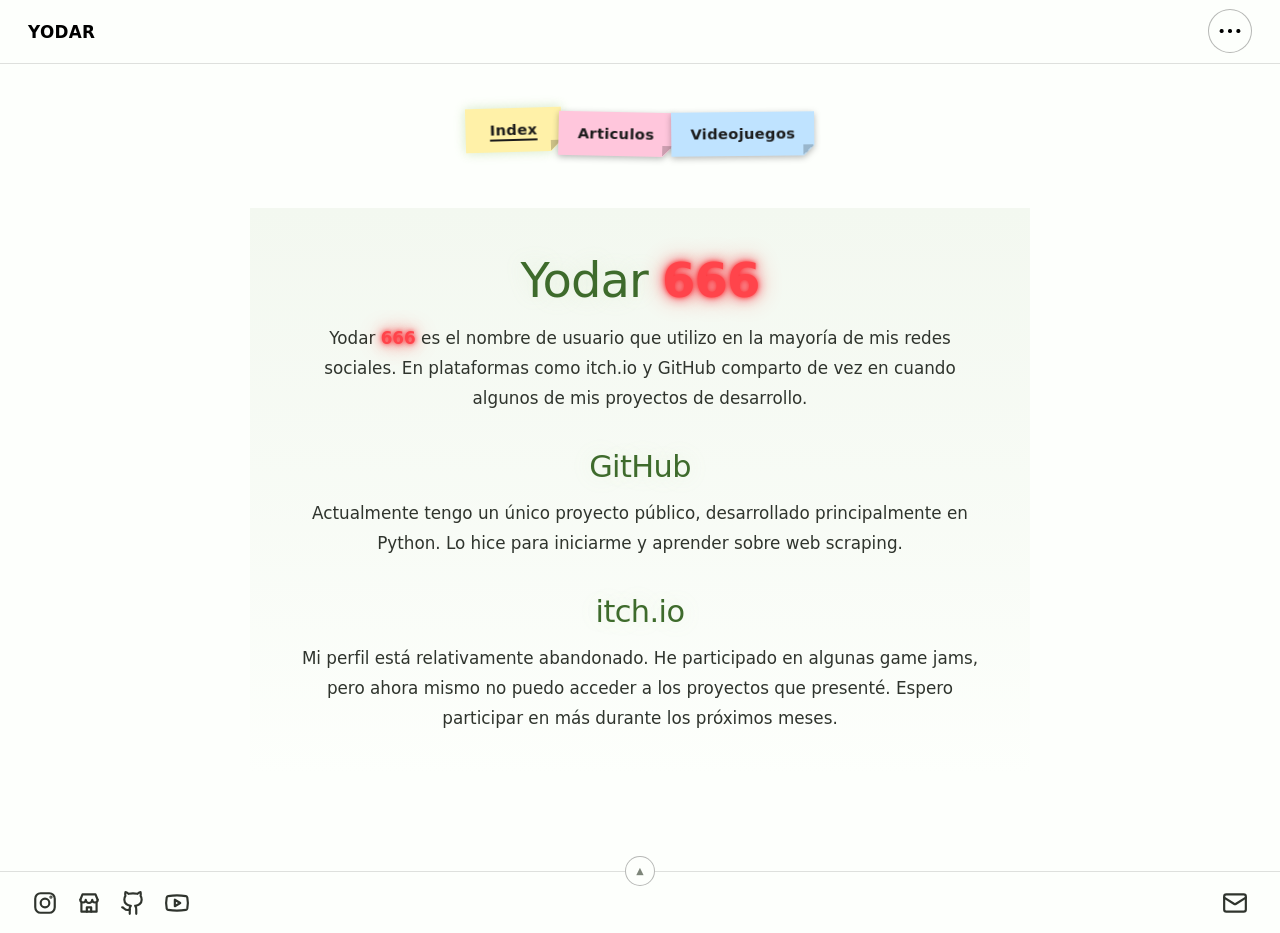
<file: index.html>
<!DOCTYPE html>
<html lang="es">
<head>
    <meta charset="UTF-8">
    <meta name="viewport" content="width=device-width, initial-scale=1.0">
    <link rel="icon" type="image/png" href="recursos/rosa-neon-64x64(2).png">
    <!-- general.css ya importa los estilos de la plantilla; el CSS específico lo añade general.js -->
    <link rel="stylesheet" href="css/general.css">
    <title>yodar</title>
</head>
<body data-pagina="index">

    <!-- Estos dos huecos los rellena general.js con el encabezado y el pie de la plantilla -->
    <div class="encabezado"></div>

    <div class="cuerpo">

        <!-- Selector: una nota por página de datos/paginas.json (lo rellena general.js) -->
        <div class="selector" id="selector" role="navigation" aria-label="Páginas del sitio">
            <div class="selector_lista" id="selector_lista"></div>
        </div>

        <!-- Contenido: dos tarjetas. La de navegación está desactivada y solo se activa por código -->
        <div class="contenido contenido_solo" id="contenido">

            <!-- Tarjeta 1 (izquierda): navegación entre los artículos de la página -->
            <aside class="tarjeta tarjeta_navegacion" id="tarjeta_navegacion" aria-label="Artículos de esta página" hidden>
                <p class="tarjeta_titulo">Artículos</p>
                <ul class="navegacion_lista" id="navegacion_lista"></ul>
            </aside>

            <!-- Tarjeta 2: contenido. Cada <article class="articulo"> es un artículo -->
            <section class="tarjeta tarjeta_articulo" id="tarjeta_articulo">
                <article class="articulo" id="articulo_1" data-titulo="Yodar 666">
                    <h1>Yodar 666</h1>
                    <p>
                        Yodar 666 es el nombre de usuario que utilizo en la mayoría de mis redes
                        sociales. En plataformas como itch.io y GitHub comparto de vez en cuando
                        algunos de mis proyectos de desarrollo.
                    </p>
                    <h2>GitHub</h2>
                    <p>
                        Actualmente tengo un único proyecto público, desarrollado principalmente
                        en Python. Lo hice para iniciarme y aprender sobre web scraping.
                    </p>
                    <h2>itch.io</h2>
                    <p>
                        Mi perfil está relativamente abandonado. He participado en algunas game
                        jams, pero ahora mismo no puedo acceder a los proyectos que presenté.
                        Espero participar en más durante los próximos meses.
                    </p>
                </article>

            </section>
        </div>
    </div>

    <footer class="pie_pagina"></footer>

    <script src="js/general.js"></script>
</body>
</html>
</file>
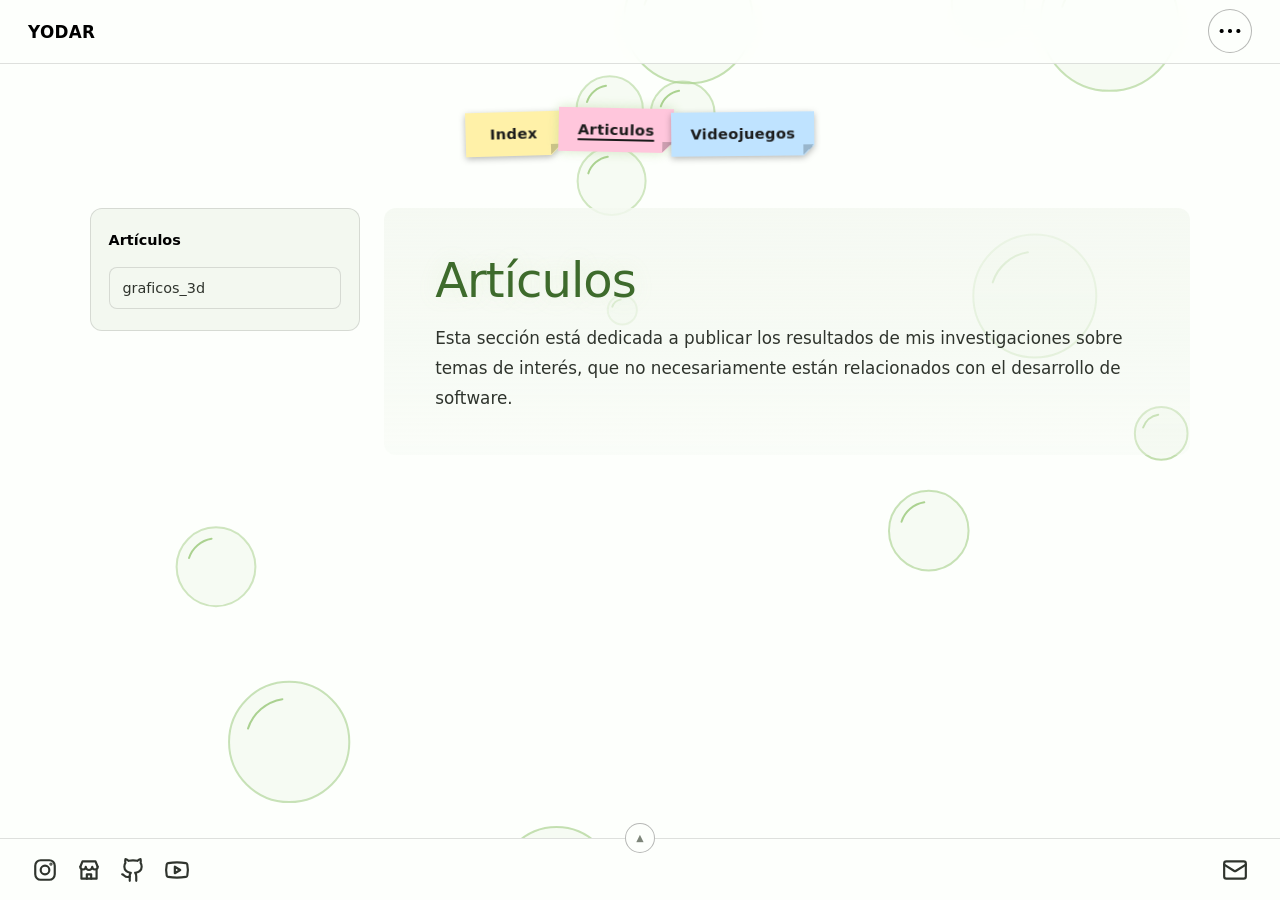
<file: paginas/articulos.html>
<!DOCTYPE html>
<!-- data-encabezado="compacto": general.js lo detecta y importa el encabezado ya reducido -->
<html lang="es" data-encabezado="compacto">
<head>
    <meta charset="UTF-8">
    <meta name="viewport" content="width=device-width, initial-scale=1.0">
    <link rel="icon" type="image/png" href="../recursos/rosa-neon-64x64(2).png">
    <!-- general.css ya importa los estilos de la plantilla; css/articulos.css lo añade general.js (paginas.json) -->
    <link rel="stylesheet" href="../css/general.css">
    <title>yodar · artículos</title>
</head>
<body data-pagina="articulos">

    <!-- Estos dos huecos los rellena general.js con el encabezado y el pie de la plantilla -->
    <div class="encabezado"></div>

    <div class="cuerpo">

        <!-- Selector: una nota por página de datos/paginas.json (lo rellena general.js) -->
        <div class="selector" id="selector" role="navigation" aria-label="Páginas del sitio">
            <div class="selector_lista" id="selector_lista"></div>
        </div>

        <!-- Contenido: dos tarjetas. La de navegación está desactivada y solo se activa por código -->
        <div class="contenido contenido_solo" id="contenido">

            <aside class="tarjeta tarjeta_navegacion" id="tarjeta_navegacion" aria-label="Artículos de esta página" hidden>
                <p class="tarjeta_titulo">Artículos</p>
                <ul class="navegacion_lista" id="navegacion_lista"></ul>
            </aside>

            <section class="tarjeta tarjeta_articulo" id="tarjeta_articulo">
                <article class="articulo" id="articulo_1" data-titulo="Artículos">
                    <h1>Artículos</h1>
                    <p>
                        Esta sección está dedicada a publicar los resultados de mis investigaciones
                        sobre temas de interés, que no necesariamente están relacionados con el
                        desarrollo de software.
                    </p>
                </article>
            </section>
        </div>
    </div>

    <footer class="pie_pagina"></footer>

    <!-- general.js importa el encabezado y el pie, carga plantilla.js y, al final, css/js específicos -->
    <script src="../js/general.js"></script>
</body>
</html>
</file>
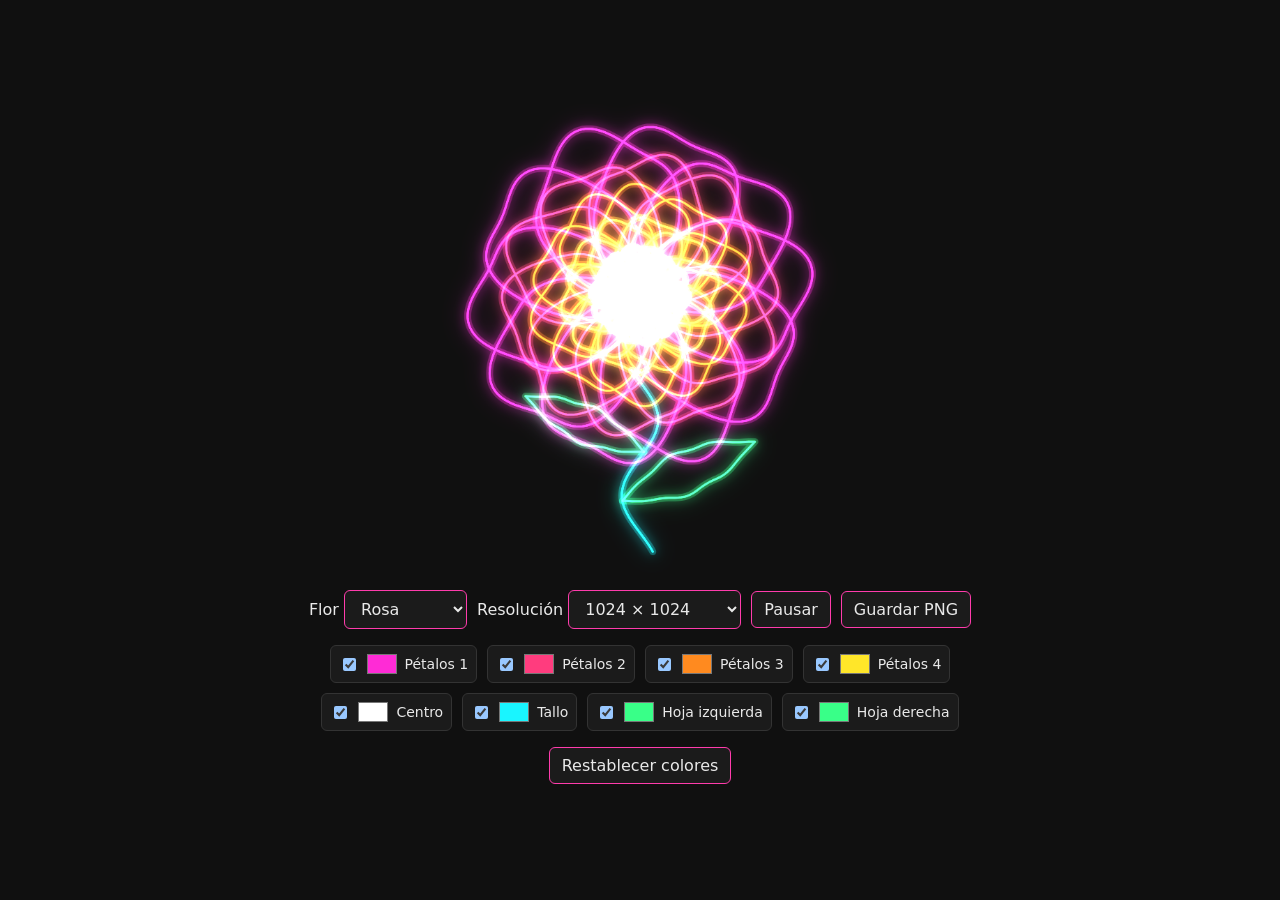
<file: paginas/img_render.html>
<!DOCTYPE html>
<html lang="es">
<head>
<meta charset="utf-8">
<meta name="viewport" content="width=device-width, initial-scale=1">
<link rel="icon" type="image/png" href="../recursos/rosa-neon-64x64(2).png">
<title>Flores neón</title>
<style>
  :root { color-scheme: dark; }
  html, body { min-height: 100%; margin: 0; }
  body {
    background: #101010; color: #e9e9e9;
    font-family: system-ui, sans-serif;
    display: flex; flex-direction: column; align-items: center;
    justify-content: center; gap: 16px; padding: 16px; box-sizing: border-box;
  }
  #game { width: min(92vw, 62vh, 800px); aspect-ratio: 1; border-radius: 6px; }
  .controls { display: flex; flex-wrap: wrap; gap: 10px; align-items: center; justify-content: center; }
  select, #custom, button {
    background: #1b1b1b; color: inherit; border: 1px solid #ff3cac;
    border-radius: 6px; padding: 8px 12px; font: inherit;
  }
  #custom { width: 90px; }
  button { cursor: pointer; }
  button:hover, button:focus-visible { background: #ff3cac; color: #101010; outline: none; }
  #pickers { max-width: 640px; }
  #pickers label {
    display: flex; align-items: center; gap: 6px; font-size: 14px;
    background: #1b1b1b; border: 1px solid #333; border-radius: 6px; padding: 4px 8px;
  }
  input[type=color] { width: 34px; height: 28px; padding: 0; border: 0; background: none; cursor: pointer; }
  [hidden] { display: none !important; }
</style>
</head>
<body>
  <canvas id="game"></canvas>
  <div class="controls">
    <label>Flor
      <select id="flower"></select>
    </label>
    <label>Resolución
      <select id="res">
        <option value="64">64 × 64</option>
        <option value="128">128 × 128</option>
        <option value="256">256 × 256</option>
        <option value="512">512 × 512</option>
        <option value="1024" selected>1024 × 1024</option>
        <option value="2048">2048 × 2048</option>
        <option value="4096">4096 × 4096</option>
        <option value="custom">Personalizada…</option>
      </select>
    </label>
    <input id="custom" type="number" min="16" max="8192" step="1" value="1500" hidden aria-label="Lado en píxeles">
    <button id="pause">Pausar</button>
    <button id="save">Guardar PNG</button>
  </div>
  <div class="controls" id="pickers" aria-label="Colores de cada línea"></div>
  <button id="reset">Restablecer colores</button>
<script src="/js/img_render.js"></script>
</body>
</html>
</file>
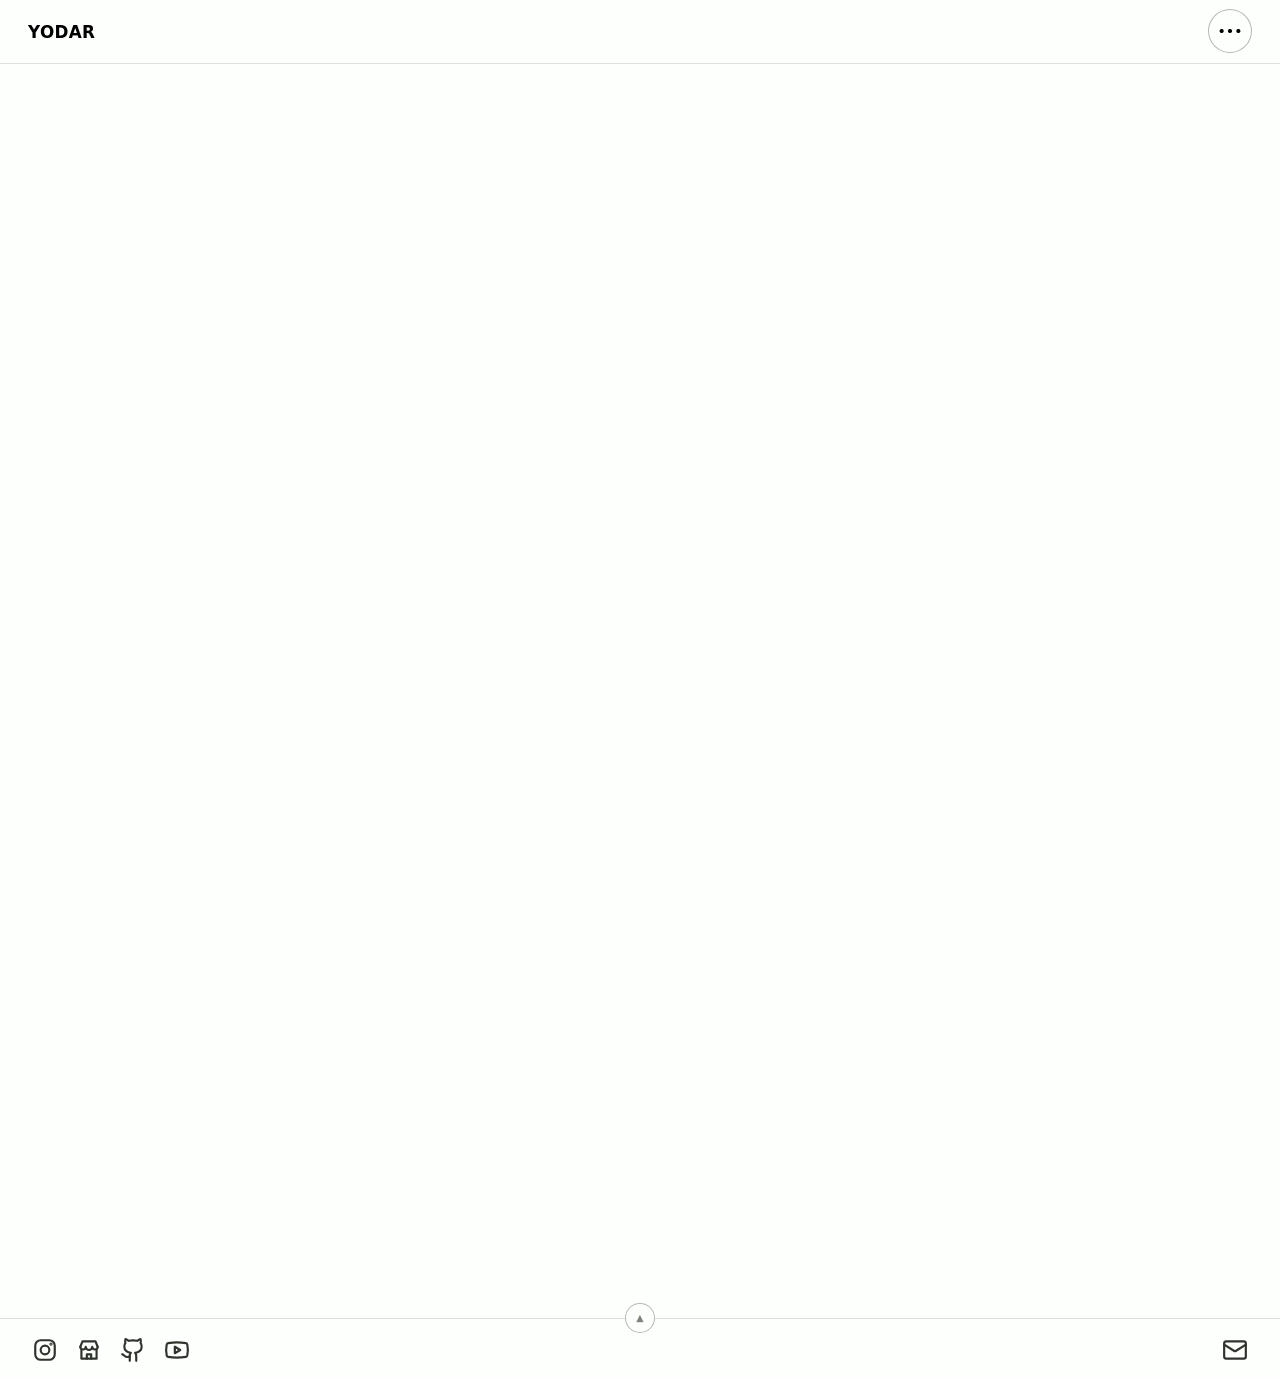
<file: paginas/plantillas.html>
<!DOCTYPE html>
<html lang="es">
<head>
    <meta charset="UTF-8">
    <meta name="viewport" content="width=device-width, initial-scale=1">
    <link rel="icon" type="image/png" href="../recursos/rosa-neon-64x64(2).png">
    <title>platilla_encabezado_piepagina</title>
    <link rel="stylesheet" href="../css/plantilals.css">
</head>
<body>

    <!-- ===================== ENCABEZADO ===================== -->
    <div class="encabezado" id="encabezado">

        <!-- Tercio 1: botón con el título de la página (esquina superior izquierda) -->
        <div class="encabezado_tercio encabezado_izquierda" id="encabezado_izquierda">
            <button type="button" class="boton_titulo" id="boton_titulo">YODAR</button>
        </div>

        <!-- Tercio 2: título grande y subtítulo corto -->
        <div class="encabezado_tercio encabezado_centro" id="encabezado_centro">
            <canvas class="lienzo_fondo" id="lienzo" aria-hidden="true"></canvas>
            <h1 class="titulo_principal" id="titulo_principal">Yodar 666</h1>
            <p class="subtitulo" id="subtitulo">desarrollador junior y desarrollador de juegos indie</p>
        </div>

        <!-- Tercio 3: botón de opciones (esquina inferior derecha) -->
        <div class="encabezado_tercio encabezado_derecha" id="encabezado_derecha">

            <button type="button" class="boton_opciones" id="boton_opciones"
                    aria-expanded="false" aria-controls="panel_opciones">
                Opciones
            </button>

            <div class="panel_opciones" id="panel_opciones" hidden>

                <!-- Selección de estilos -->
                <div class="seccion_seleccion seccion_estilos" id="seccion_estilos">
                    <p class="seccion_titulo" id="seccion_estilos_titulo">Estilo de la página</p>
                    <ul class="lista_opciones" id="lista_estilos">
                        <li><button type="button" class="opcion opcion_estilo" id="tema_claro" data-estilo="claro">Claro</button></li>
                        <li><button type="button" class="opcion opcion_estilo" id="tema_verde" data-estilo="verde">Verde</button></li>
                        <li><button type="button" class="opcion opcion_estilo" id="tema_azul" data-estilo="azul">Azul</button></li>
                        <li><button type="button" class="opcion opcion_estilo" id="tema_rosa" data-estilo="rosa">Rosa</button></li>
                        <!-- Se ve como una opción más; abre la sección de idiomas -->
                        <li>
                            <button type="button" class="opcion opcion_abrir_idioma boton_idioma" id="boton_idioma"
                                    aria-expanded="false" aria-controls="seccion_idiomas">Idioma</button>
                        </li>
                    </ul>
                </div>

                <!-- Selección de idioma (sección idéntica a la de estilos) -->
                <div class="seccion_seleccion seccion_idiomas" id="seccion_idiomas" hidden>
                    <p class="seccion_titulo" id="seccion_idiomas_titulo">Idioma de la página</p>
                    <ul class="lista_opciones" id="lista_idiomas">
                        <li><button type="button" class="opcion opcion_idioma" data-idioma="es">Español</button></li>
                        <li><button type="button" class="opcion opcion_idioma" data-idioma="en">English</button></li>
                        <li><button type="button" class="opcion opcion_idioma" data-idioma="pt">Português</button></li>
                    </ul>
                </div>

            </div>
        </div>
    </div>

    <br><br><br><br><br><br><br>
    <br><br><br><br><br><br><br>
    <br><br><br><br><br><br><br>
    <br><br><br><br><br><br><br>
    <br><br><br><br><br><br><br>
    <br><br><br><br><br><br><br>
    <br><br><br><br><br><br><br>


    <!-- ===================== PIE DE PÁGINA ===================== -->
    <!-- Estados: "contraido" (solo iconos) y "expandido" (iconos + usuarios).
        Cambia la clase entre pie_contraido / pie_expandido con JS. -->
    <footer class="pie_pagina pie_contraido" id="pie_pagina">

        <!-- Botón para contraer / expandir -->
        <button type="button" class="boton_pie" id="boton_pie"
                aria-expanded="false" aria-controls="pie_contenido" aria-label="Expandir pie de página">
            ▲
        </button>

        <div class="pie_contenido" id="pie_contenido">

            <!-- Sección 1: redes sociales (izquierda) -->
            <div class="pie_seccion pie_redes" id="pie_redes">
                <ul class="lista_redes" id="lista_redes">
                    <li class="red_item" id="red_instagram">
                        <a class="red_enlace" href="https://instagram.com/yodar666" target="_blank" rel="noopener" aria-label="Instagram">
                            <span class="red_icono"><svg class="icono_svg" viewBox="0 0 24 24" width="24" height="24" fill="none" stroke="currentColor" stroke-width="2" stroke-linecap="round" stroke-linejoin="round" aria-hidden="true" focusable="false"><rect x="3" y="3" width="18" height="18" rx="5"/><circle cx="12" cy="12" r="4"/><circle cx="17.5" cy="6.5" r="0.5"/></svg></span>
                            <span class="red_usuario" hidden>@yodar666</span>
                        </a>
                    </li>
                    <li class="red_item" id="red_itchio">
                        <a class="red_enlace" href="https://yodar666.itch.io/" target="_blank" rel="noopener" aria-label="itch.io">
                            <span class="red_icono"><svg class="icono_svg" viewBox="0 0 24 24" width="24" height="24" fill="none" stroke="currentColor" stroke-width="2" stroke-linecap="round" stroke-linejoin="round" aria-hidden="true" focusable="false"><path d="M4 9l2-5h12l2 5"/><path d="M4 9a2.5 2.5 0 0 0 5 0 2.5 2.5 0 0 0 6 0 2.5 2.5 0 0 0 5 0"/><path d="M5 12v8h14v-8"/><path d="M10 20v-4h4v4"/></svg></span>
                            <span class="red_usuario" hidden>yodar666</span>
                        </a>
                    </li>
                    <li class="red_item" id="red_github">
                        <a class="red_enlace" href="https://github.com/yodar666" target="_blank" rel="noopener" aria-label="GitHub">
                            <span class="red_icono"><svg class="icono_svg" viewBox="0 0 24 24" width="24" height="24" fill="none" stroke="currentColor" stroke-width="2" stroke-linecap="round" stroke-linejoin="round" aria-hidden="true" focusable="false"><path d="M15 22v-4a4.8 4.8 0 0 0-1-3.5c3 0 6-2 6-5.5.08-1.25-.27-2.48-1-3.5.28-1.15.28-2.35 0-3.5 0 0-1 0-3 1.5-2.64-.5-5.36-.5-8 0C6 2 5 2 5 2c-.3 1.15-.3 2.35 0 3.5A5.4 5.4 0 0 0 4 9c0 3.5 3 5.5 6 5.5-.39.49-.68 1.05-.85 1.65-.17.6-.22 1.23-.15 1.85v4"/><path d="M9 18c-4.51 2-5-2-7-2"/></svg></span>
                            <span class="red_usuario" hidden>yodar666</span>
                        </a>
                    </li>
                    <li class="red_item" id="red_youtube">
                        <a class="red_enlace" href="https://youtube.com/@yodar666" target="_blank" rel="noopener" aria-label="YouTube">
                            <span class="red_icono"><svg class="icono_svg" viewBox="0 0 24 24" width="24" height="24" fill="none" stroke="currentColor" stroke-width="2" stroke-linecap="round" stroke-linejoin="round" aria-hidden="true" focusable="false"><path d="M2.5 17a24.12 24.12 0 0 1 0-10 2 2 0 0 1 1.4-1.4 49.56 49.56 0 0 1 16.2 0A2 2 0 0 1 21.5 7a24.12 24.12 0 0 1 0 10 2 2 0 0 1-1.4 1.4 49.55 49.55 0 0 1-16.2 0A2 2 0 0 1 2.5 17"/><path d="m10 15 5-3-5-3z"/></svg></span>
                            <span class="red_usuario" hidden>@yodar666</span>
                        </a>
                    </li>
                </ul>
            </div>

            <!-- Sección 2: cita del día (centro) -->
            <div class="pie_seccion pie_cita" id="pie_cita" hidden>
                <blockquote class="cita" id="cita">
                    <p class="cita_texto" id="cita_texto">Texto de la cita del día.</p>
                    <footer class="cita_autor" id="cita_autor">Autor de la cita</footer>
                </blockquote>
            </div>

            <!-- Sección 3: contacto / comentarios, alternan cada pocos segundos (derecha) -->
            <div class="pie_seccion pie_contacto" id="pie_contacto">

                <div class="contacto_panel contacto_info contacto_activo" id="contacto_info">
                    <p class="contacto_titulo" hidden>Contacto</p>
                    <a class="red_enlace contacto_enlace" id="contacto_gmail" href="mailto:TU_CORREO@gmail.com" aria-label="Correo">
                        <span class="red_icono contacto_icono"><svg class="icono_svg" viewBox="0 0 24 24" width="24" height="24" fill="none" stroke="currentColor" stroke-width="2" stroke-linecap="round" stroke-linejoin="round" aria-hidden="true" focusable="false"><rect x="2" y="4" width="20" height="16" rx="2"/><path d="m22 7-8.97 5.7a1.94 1.94 0 0 1-2.06 0L2 7"/></svg></span>
                        <span class="red_usuario contacto_usuario" hidden>TU_CORREO@gmail.com</span>
                    </a>
                </div>

                <div class="contacto_panel contacto_comentarios" id="contacto_comentarios" hidden>
                    <p class="contacto_titulo">Comentarios</p>
                    <p class="comentario_texto" id="comentario_texto">Texto de un comentario.</p>
                    <p class="comentario_autor" id="comentario_autor">— Nombre</p>
                </div>

            </div>
        </div>
    </footer>

    <script src="../js/plantilla.js"></script>
</body>
</html>
</file>
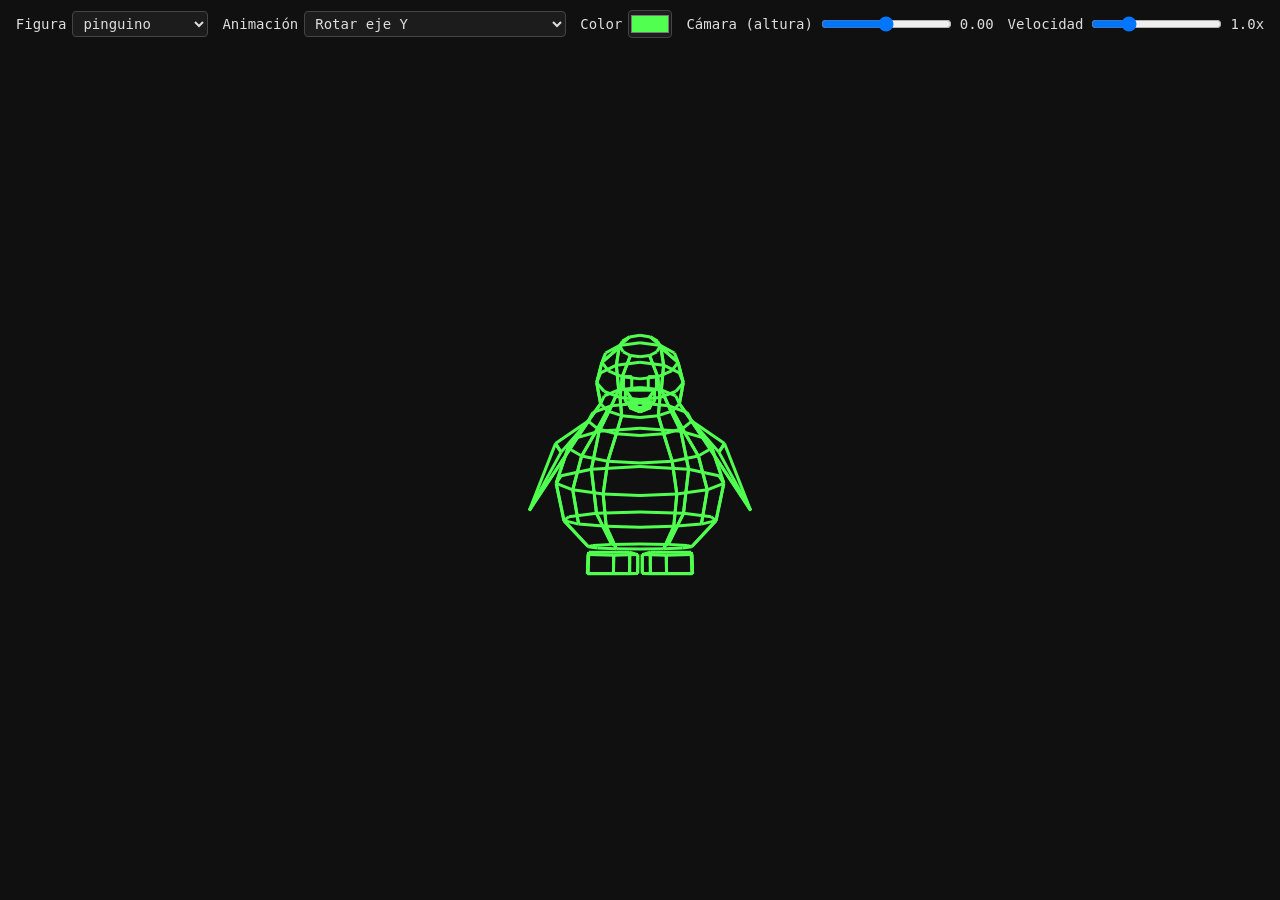
<file: paginas/render_pruebas.html>
<!DOCTYPE html>
<html lang="es">
<head>
<meta charset="utf-8">
<meta name="viewport" content="width=device-width, initial-scale=1">
<link rel="icon" type="image/png" href="../recursos/rosa-neon-64x64(2).png">
<title>Render 3D</title>
<style>
    body { margin: 0; padding: 10px; background: #101010; color: #ddd; font: 14px monospace;
            display: flex; flex-direction: column; align-items: center; gap: 10px; }
    #controles { display: flex; flex-wrap: wrap; gap: 14px; align-items: center; justify-content: center; }
    label { display: flex; gap: 6px; align-items: center; }
    select, input { background: #1c1c1c; color: #ddd; border: 1px solid #444; border-radius: 4px; padding: 3px 6px; font: inherit; }
    input[type=color] { width: 44px; height: 28px; padding: 0; }
    input[type=range] { padding: 0; }
    canvas { max-width: 100%; height: auto; }
</style>
</head>
<body>
    <div id="controles">
        <label>Figura
            <select id="forma"></select>
        </label>
        <label>Animación
            <select id="animacion">
                <option value="estatico">Estático</option>
                <option value="rotar_y" selected>Rotar eje Y</option>
                <option value="rotar_x">Rotar eje X</option>
                <option value="rotar_xy">Rotar ejes X e Y</option>
                <option value="eliptica">Acercar / alejar (elíptico)</option>
            </select>
        </label>
        <label>Color
            <input type="color" id="color" value="#50ff50">
        </label>
        <label>Cámara (altura)
            <input type="range" id="camara" min="-0.8" max="0.8" step="0.05" value="0"
                    oninput="camOut.value = Number(this.value).toFixed(2)"
                    ondblclick="this.value = 0; camOut.value = '0.00'">
            <output id="camOut">0.00</output>
        </label>
        <label>Velocidad
            <input type="range" id="velocidad" min="0" max="4" step="0.1" value="1"
                    oninput="velOut.value = Number(this.value).toFixed(1) + 'x'">
            <output id="velOut">1.0x</output>
        </label>
    </div>
    <canvas id="game"></canvas>
    <script src="../js/render.js"></script>
</body>
</html>
</file>
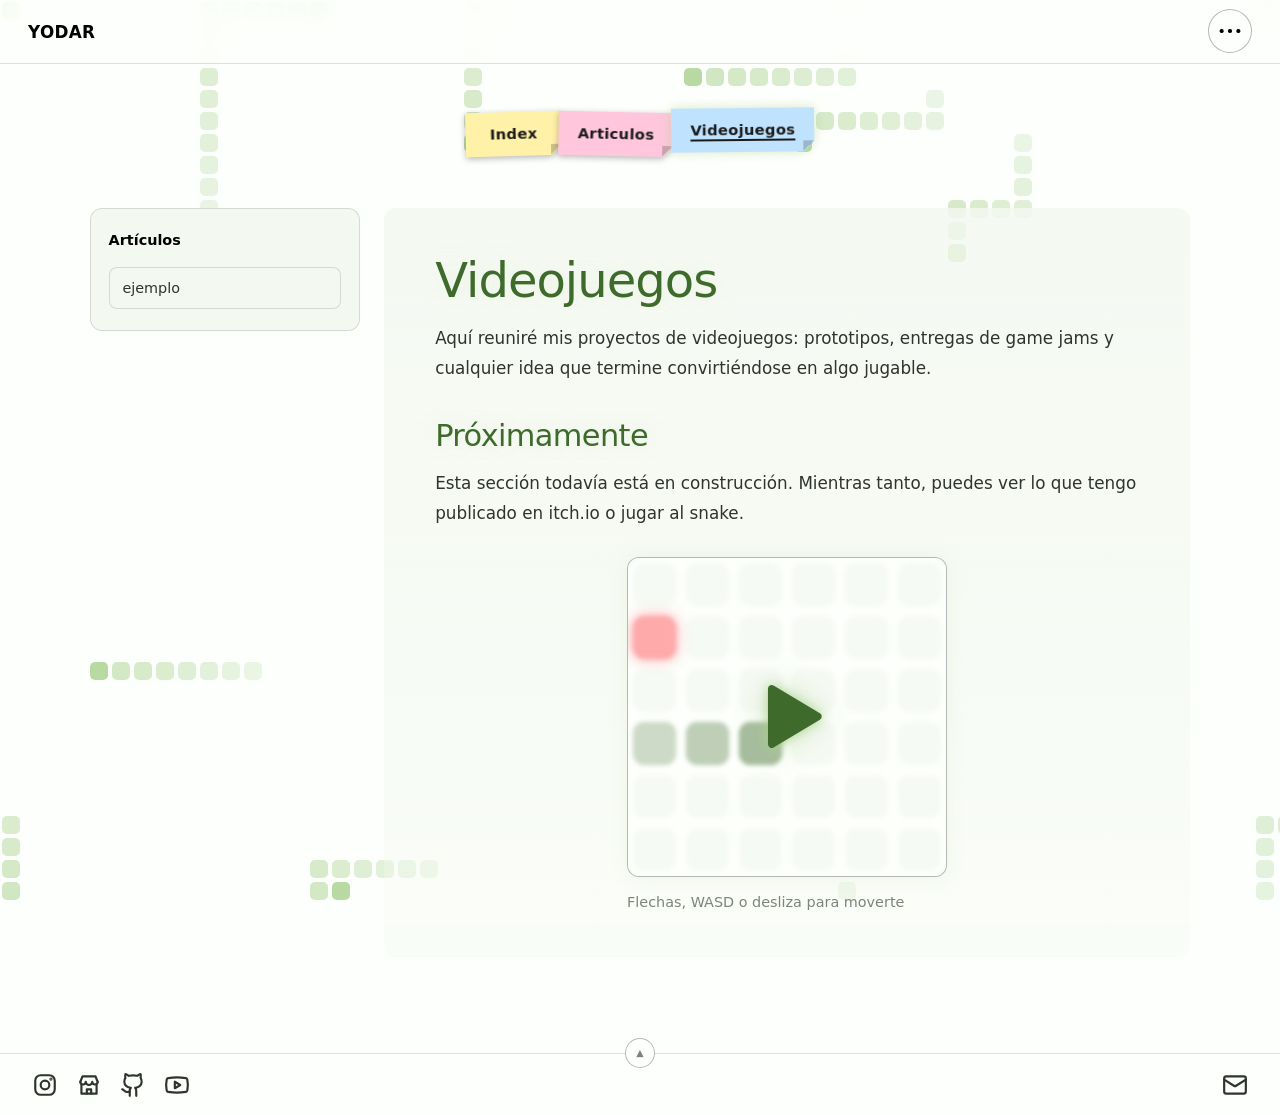
<file: paginas/videojuegos.html>
<!DOCTYPE html>
<!-- data-encabezado="compacto": general.js lo detecta y importa el encabezado ya reducido -->
<html lang="es" data-encabezado="compacto">
<head>
    <meta charset="UTF-8">
    <meta name="viewport" content="width=device-width, initial-scale=1.0">
    <link rel="icon" type="image/png" href="../recursos/rosa-neon-64x64(2).png">
    <!-- general.css ya importa los estilos de la plantilla; css/videojuegos.css lo añade general.js (paginas.json) -->
    <link rel="stylesheet" href="../css/general.css">
    <title>yodar · videojuegos</title>
</head>
<body data-pagina="videojuegos">

    <!-- Estos dos huecos los rellena general.js con el encabezado y el pie de la plantilla -->
    <div class="encabezado"></div>

    <div class="cuerpo">

        <!-- Selector: una nota por página de datos/paginas.json (lo rellena general.js) -->
        <div class="selector" id="selector" role="navigation" aria-label="Páginas del sitio">
            <div class="selector_lista" id="selector_lista"></div>
        </div>

        <!-- Contenido: dos tarjetas. La de navegación está desactivada y solo se activa por código -->
        <div class="contenido contenido_solo" id="contenido">

            <aside class="tarjeta tarjeta_navegacion" id="tarjeta_navegacion" aria-label="Artículos de esta página" hidden>
                <p class="tarjeta_titulo">Artículos</p>
                <ul class="navegacion_lista" id="navegacion_lista"></ul>
            </aside>

            <section class="tarjeta tarjeta_articulo" id="tarjeta_articulo">
                <article class="articulo" id="articulo_1" data-titulo="Videojuegos">
                    <h1>Videojuegos</h1>
                    <p>
                        Aquí reuniré mis proyectos de videojuegos: prototipos, entregas de game jams
                        y cualquier idea que termine convirtiéndose en algo jugable.
                    </p>
                    <h2>Próximamente</h2>
                    <p>
                        Esta sección todavía está en construcción. Mientras tanto, puedes ver
                        lo que tengo publicado en itch.io o jugar al snake.
                    </p>

                    <!-- Minijuego: la lógica está en js/videojuegos.js -->
                    <div class="snake_juego" id="snake_juego">
                        <div class="snake_tablero" id="snake_tablero">
                            <canvas id="snake_lienzo" width="480" height="480" aria-label="Tablero de snake de 6 por 6"></canvas>
                            <button type="button" class="snake_play" id="snake_play" aria-label="Jugar">
                                <svg viewBox="0 0 24 24" aria-hidden="true" focusable="false"><path d="M7 4.5v15a1 1 0 0 0 1.5.86l12.5-7.5a1 1 0 0 0 0-1.72L8.5 3.64A1 1 0 0 0 7 4.5z"/></svg>
                            </button>
                        </div>
                        <p class="snake_estado" id="snake_estado" aria-live="polite"></p>
                    </div>
                </article>
            </section>
        </div>
    </div>

    <footer class="pie_pagina"></footer>

    <!-- Popup de victoria del snake (fuera de .cuerpo para quedar por encima del encabezado y el pie) -->
    <div class="snake_popup" id="snake_popup" role="dialog" aria-modal="true" aria-labelledby="snake_popup_titulo" hidden>
        <div class="snake_popup_caja">
            <svg class="galleta_neon" viewBox="0 0 100 100" aria-hidden="true" focusable="false">
                <path d="M69 17.1 A38 38 0 1 0 87.4 56.6 A9 9 0 0 1 87 41.5 A9 9 0 0 1 80.7 27.7 A9 9 0 0 1 69 17.1 Z"/>
                <circle cx="38" cy="36" r="3.4"/>
                <circle cx="58" cy="52" r="3.4"/>
                <circle cx="33" cy="60" r="3.4"/>
                <circle cx="52" cy="30" r="3"/>
                <circle cx="48" cy="72" r="3.4"/>
                <circle cx="68" cy="66" r="3"/>
            </svg>
            <p class="snake_popup_titulo" id="snake_popup_titulo">Felicidades, toma una galleta</p>
            <button type="button" class="snake_popup_cerrar" id="snake_popup_cerrar">Jugar de nuevo</button>
        </div>
    </div>

    <!-- general.js importa el encabezado y el pie, carga plantilla.js y, al final, css/js específicos -->
    <script src="../js/general.js"></script>
</body>
</html>
</file>
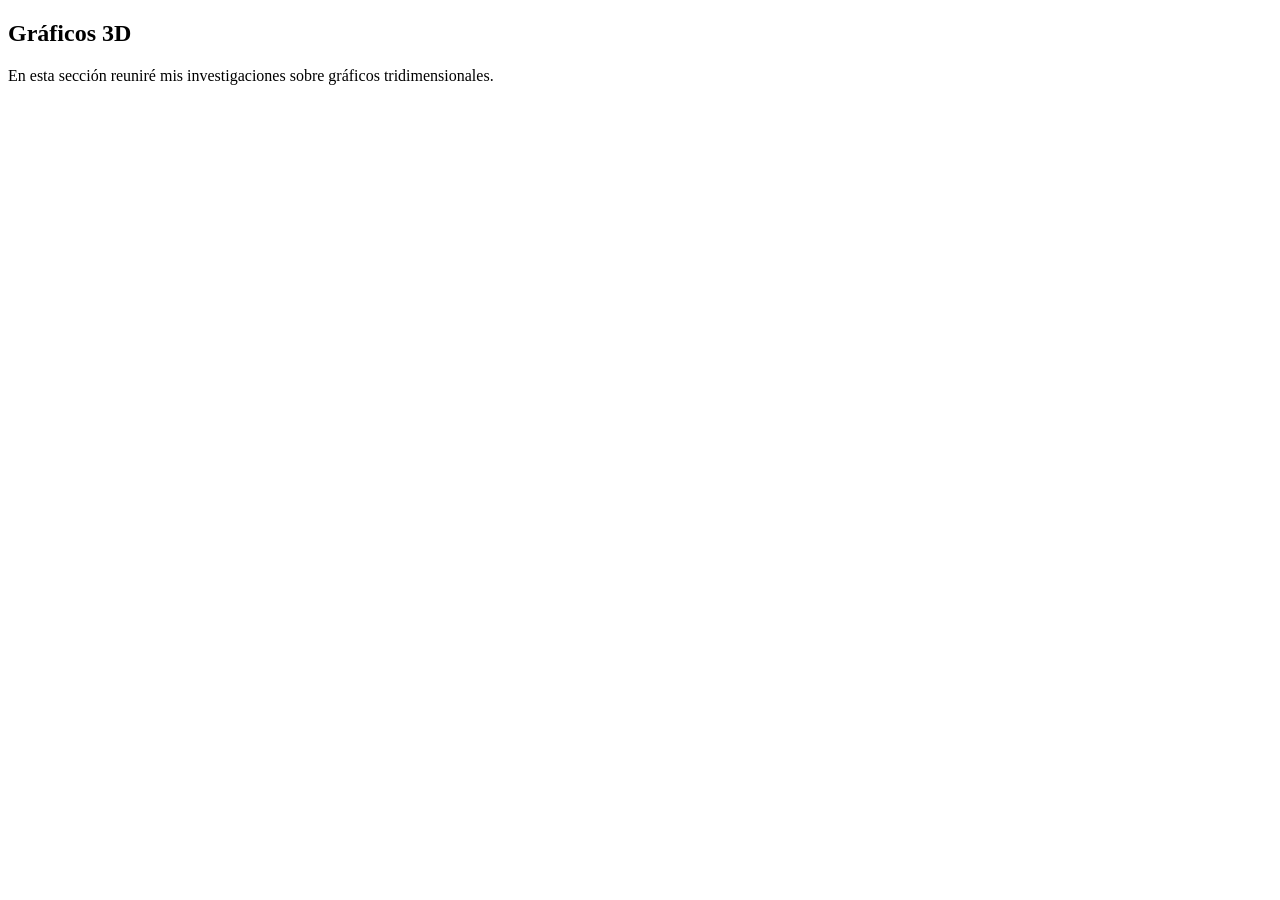
<file: paginas/articulos/graficos_3d.html>
<!DOCTYPE html>
<html lang="es">
<head>
	<meta charset="UTF-8">
	<meta name="viewport" content="width=device-width, initial-scale=1">
	<link rel="icon" type="image/png" href="../../recursos/rosa-neon-64x64(2).png">
	<title>Gráficos 3D</title>
</head>
<body>
	<article class="articulo" id="articulo_graficos_3d" data-titulo="Gráficos 3D">
		<h1>Gráficos 3D</h1>
		<p>En esta sección reuniré mis investigaciones sobre gráficos tridimensionales.</p>
	</article>
</body>
</html>
</file>
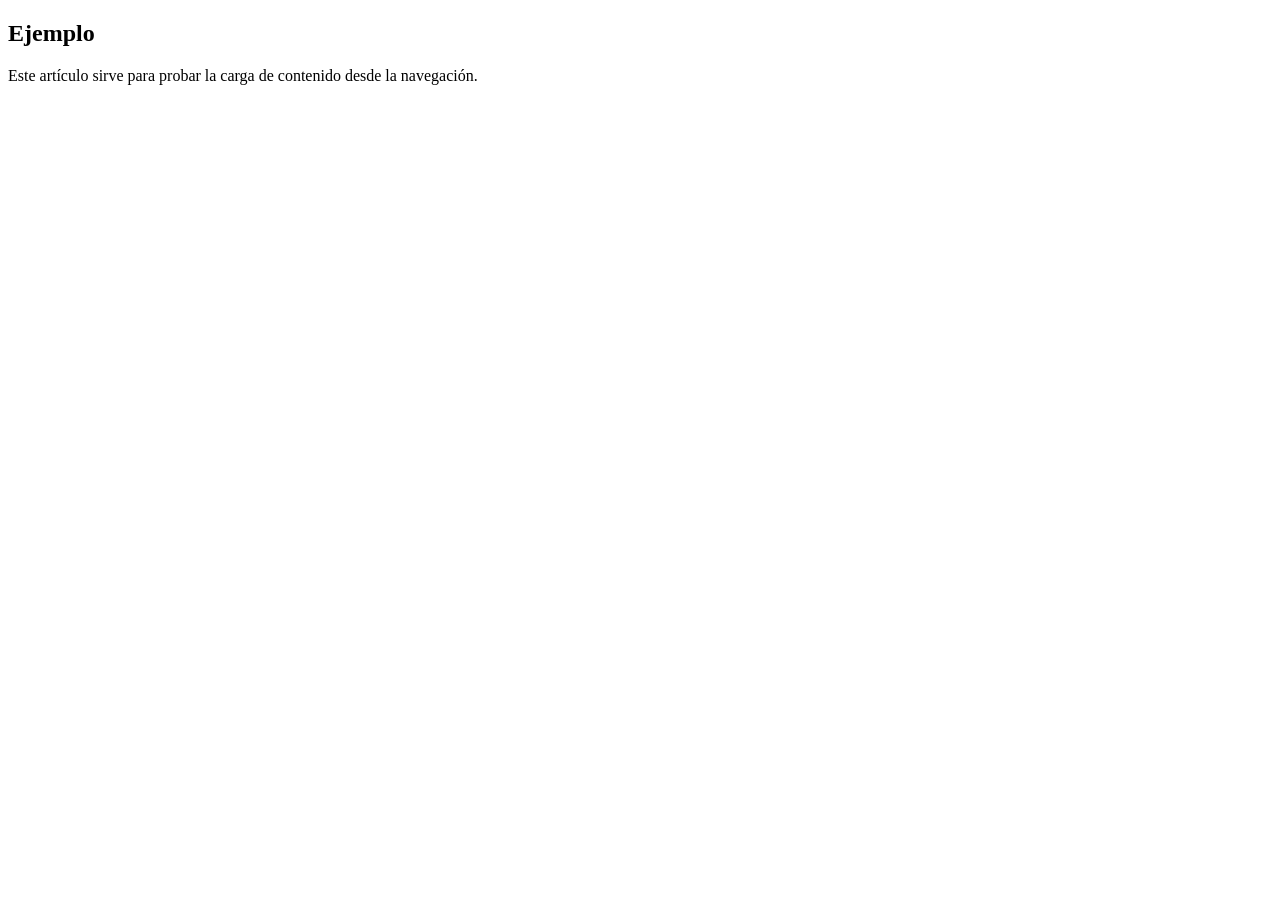
<file: paginas/videojuegos/ejemplo.html>
<!DOCTYPE html>
<html lang="es">
<head>
    <meta charset="UTF-8">
    <meta name="viewport" content="width=device-width, initial-scale=1">
    <link rel="icon" type="image/png" href="../../recursos/rosa-neon-64x64(2).png">
    <title>Ejemplo de videojuego</title>
</head>
<body>
    <article class="articulo" id="articulo_ejemplo" data-titulo="Ejemplo">
        <h1>Ejemplo</h1>
        <p>Este artículo sirve para probar la carga de contenido desde la navegación.</p>
    </article>
</body>
</html>
</file>
<file: css/general.css>
/* =========================================================
   JERARQUÍA DE ESTILOS (de menor a mayor valor)
     1. plantilla   -> plantilals.css (encabezado, pie y temas)
     2. general     -> este archivo
     3. especifico  -> el CSS de cada página (paginas.json)

   Un CSS específico escrito SIN @layer (o dentro de "@layer especifico")
   gana siempre al general y a la plantilla, aunque sus selectores sean
   menos específicos.
   ========================================================= */

@layer plantilla, general, especifico;

/* Los estilos (temas, encabezado, pie) se importan de la plantilla */
@import url("plantilals.css") layer(plantilla);

@layer general {

    /* Las variables de color (--fondo, --texto, --neon...) las definen
       los temas de la plantilla; aquí solo se añade lo propio del cuerpo. */

    :root {
        /* Color de los títulos del contenido: el que más resalta en cada estilo */
        --resalte: var(--acento);

        --ancho-pagina: 1100px;
    }

    /* En los estilos oscuros, el más resaltante es el neón saturado */
    html[data-estilo="verde"],
    html[data-estilo="azul"],
    html[data-estilo="rosa"] {
        --resalte: var(--neon);
    }

    @keyframes general_aparecer {
        from { opacity: 0; }
        to   { opacity: 1; }
    }

    /* =====================================================
       CUERPO: selector arriba, contenido debajo
       ===================================================== */

    .cuerpo {
        width: min(100% - 2rem, var(--ancho-pagina));
        margin: 0 auto;
        padding: 2.5rem 0 6rem;
        display: flex;
        flex-direction: column;
        gap: 2.5rem;
    }

    .aviso_carga {
        margin: 0;
        padding: .9rem 1.1rem;
        font-size: .9rem;
        color: var(--texto);
        background: var(--panel);
        border: 1px dashed var(--borde-fuerte);
        border-radius: 8px;
        overflow-wrap: anywhere;
    }

    /* =====================================================
       SELECTOR: cada página es una nota / marcador de página
       Solo el título; el detalle (ruta, artículos, css y js) va en el tooltip.
       ===================================================== */

    .selector {
        display: flex;
        flex-wrap: wrap;
        align-items: center;
        justify-content: center;
        text-align: center;
    }

    .selector_lista {
        display: flex;
        flex-wrap: wrap;
        justify-content: center;
        column-gap: .2rem;
        row-gap: .8rem;
        padding: .5rem 0 .7rem;
    }

    .selector_mensaje {
        margin: 0;
        color: var(--texto-sub);
    }

    .nota {
        --nota: #FFF1A8;                     /* amarillo */
        --giro: -1.6deg;

        display: block;
        position: relative;
        z-index: 0;
        margin-inline: -.18rem;
        color: #1B1B1B;
        text-decoration: none;
        transform: rotate(var(--giro));
        transform-origin: 50% 0;             /* cuelga desde arriba, como pegada */
        filter: drop-shadow(0 2px 3px rgba(0, 0, 0, .28));
        transition: transform .25s ease, filter .25s ease;
    }

    /* Colores de post-it / marcador, en ciclo */
    .nota:nth-child(6n + 2) { --nota: #FFC6DC; }   /* rosa */
    .nota:nth-child(6n + 3) { --nota: #BFE3FF; }   /* azul */
    .nota:nth-child(6n + 4) { --nota: #D0E6C3; }   /* verde */
    .nota:nth-child(6n + 5) { --nota: #FFD8A8; }   /* naranja */
    .nota:nth-child(6n)     { --nota: #E2CCFF; }   /* lila */

    /* Cada una pegada con su propia inclinación */
    .nota:nth-child(4n + 2) { --giro: 1.2deg; }
    .nota:nth-child(4n + 3) { --giro: -.6deg; }
    .nota:nth-child(4n)     { --giro: 1.8deg; }

    .nota_cara {
        position: relative;
        display: block;
        min-width: 96px;
        padding: .6rem 1.2rem .7rem;
        font-size: .92rem;
        font-weight: 700;
        letter-spacing: .02em;
        text-align: center;
        white-space: nowrap;
        background: var(--nota);
        /* esquina inferior derecha doblada */
        clip-path: polygon(0 0, 100% 0, 100% calc(100% - 11px), calc(100% - 11px) 100%, 0 100%);
    }

    .nota_cara::after {
        content: "";
        position: absolute;
        right: 0;
        bottom: 0;
        width: 11px;
        height: 11px;
        background: linear-gradient(135deg, rgba(0, 0, 0, .2) 50%, transparent 50%);
    }

    /* Al pasar el cursor: se despega un poco y brilla en neón */
    .nota:hover,
    .nota:focus-visible {
        z-index: 2;
        transform: rotate(0deg) translateY(-3px) scale(1.07);
        filter: drop-shadow(0 0 4px rgba(var(--neon-rgb), .9))
                drop-shadow(0 0 12px rgba(var(--neon-rgb), calc(var(--brillo) * .9)));
    }

    /* La página actual: levantada, con brillo y el título subrayado */
    .nota_actual {
        transform: rotate(var(--giro)) translateY(-4px);
        filter: drop-shadow(0 0 6px rgba(var(--neon-rgb), calc(var(--brillo) * .9)));
    }

    .nota_actual .nota_cara {
        text-decoration: underline;
        text-decoration-thickness: 2px;
        text-underline-offset: 4px;
    }

    /* =====================================================
       CONTENIDO: tarjeta de navegación + tarjeta del artículo
       La navegación solo se activa por código: Pagina.activarNavegacion(true)
       ===================================================== */

    .contenido {
        display: grid;
        gap: 1.5rem;
        align-items: start;
    }

    /* Navegación desactivada: una sola tarjeta, centrada */
    .contenido_solo {
        grid-template-columns: minmax(0, 1fr);
        justify-items: center;
    }

    /* Navegación activada: navegación a la izquierda, artículo a la derecha */
    .contenido_con_navegacion {
        grid-template-columns: minmax(200px, 270px) minmax(0, 1fr);
    }

    .tarjeta {
        background: var(--panel);
        border: 1px solid var(--borde);
        border-radius: 12px;
        transition: background-color .4s ease, border-color .4s ease;
    }

    /* ---- Tarjeta de navegación ---- */

    .tarjeta_navegacion {
        position: sticky;
        top: calc(var(--alto-compacto, 64px) + 1rem);
        padding: 1.3rem 1.1rem;
    }

    .tarjeta_titulo {
        margin: 0 0 .9rem;
        font-size: .9rem;
        font-weight: 600;
        color: var(--texto);
    }

    .navegacion_lista {
        display: grid;
        gap: .4rem;
        margin: 0;
        padding: 0;
        list-style: none;
    }

    .navegacion_opcion {
        display: block;
        width: 100%;
        padding: .55rem .8rem;
        font: inherit;
        font-size: .9rem;
        text-align: left;
        color: var(--texto-suave);
        text-decoration: none;
        background: var(--panel);
        border: 1px solid var(--borde);
        border-radius: 8px;
        cursor: pointer;
        transition: border-color .25s ease, color .25s ease, box-shadow .25s ease;
    }

    .navegacion_opcion:hover,
    .navegacion_opcion:focus-visible {
        border-color: var(--neon);
        color: var(--resalte);
        box-shadow: 0 0 12px rgba(var(--neon-rgb), calc(var(--brillo) * .45));
    }

    .navegacion_opcion[aria-current="true"] {
        border-color: var(--neon);
        color: var(--resalte);
    }

    /* ---- Tarjeta del artículo ---- */

    .tarjeta_articulo {
        width: 100%;
        padding: 2.8rem clamp(1.2rem, 5vw, 3.2rem) 2.6rem;
        border: 0;
        border-radius: 0;
        background: linear-gradient(180deg, var(--panel) 0%, color-mix(in srgb, var(--panel) 45%, var(--fondo)) 62%, var(--fondo) 100%);
    }

    .contenido_solo .tarjeta_articulo {
        max-width: 780px;
        text-align: center;                  /* tarjeta única: texto centrado */
    }

    .articulo { animation: general_aparecer .3s ease; }

    .articulo > :first-child { margin-top: 0; }
    .articulo > :last-child  { margin-bottom: 0; }

    .articulo p {
        margin: 0 0 1.2rem;
        font-size: 1.05rem;
        line-height: 1.8;
    }

    .numero_neon {
        color: #ff444b;
        font-weight: 600;
        text-shadow: 0 0 4px rgba(255, 36, 44, .85),
                     0 0 12px rgba(255, 0, 18, .7),
                     0 0 24px rgba(255, 0, 18, .45);
    }

    /* Los títulos usan el color que más resalta en cada estilo */
    .tarjeta_articulo h1,
    .tarjeta_articulo h2,
    .tarjeta_articulo h3 {
        margin: 2.2rem 0 .8rem;
        line-height: 1.2;
        letter-spacing: -.02em;
        color: var(--resalte);
        text-shadow: 0 0 22px rgba(var(--neon-rgb), calc(var(--brillo) * .35));
    }

    .tarjeta_articulo h1 { font-size: clamp(2rem, 5vw, 3rem);  font-weight: 300; }
    .tarjeta_articulo h2 { font-size: clamp(1.5rem, 3.4vw, 1.9rem); font-weight: 400; }
    .tarjeta_articulo h3 { font-size: 1.2rem; font-weight: 600; }

    /* =====================================================
       RESPONSIVE
       ===================================================== */

    @media (max-width: 720px) {

        .cuerpo { gap: 2rem; padding-top: 1.5rem; }

        .contenido_con_navegacion { grid-template-columns: minmax(0, 1fr); }
        .tarjeta_navegacion { position: static; }
    }

    @media (prefers-reduced-motion: reduce) {
        .nota:hover, .nota:focus-visible { transform: rotate(var(--giro)); }
        .nota_actual { transform: none; }
    }
}
</file>
<file: css/plantilals.css>
:root {
    --fondo: #FDFFFC;
    --panel: #F3F8F0;
    --texto: #000000;
    --texto-suave: #2F342D;
    --texto-sub: #7D8579;
    --borde: rgba(0, 0, 0, .12);
    --borde-fuerte: rgba(0, 0, 0, .28);
    --acento: #3E6B2C;
    --neon: #A9D18E;
    --neon-rgb: 169, 209, 142;
    --brillo: .55;
    --sombra-titulo: none;
    --punto: #D0E6C3;
    --luz: .14;
    --alto-pie: 62px;
    --alto-pie-abierto: 224px;
    --alto-compacto: 64px;
    color-scheme: light;
}

html[data-estilo="verde"] {
    --fondo: #000000;
    --panel: #080B07;
    --texto: #FDFFFC;
    --texto-suave: #D0E6C3;
    --texto-sub: #8A9386;
    --borde: rgba(208, 230, 195, .16);
    --borde-fuerte: rgba(208, 230, 195, .38);
    --acento: #9EFF6B;
    --neon: #2BFF00;
    --neon-rgb: 43, 255, 0;
    --brillo: .75;
    --sombra-titulo: 0 0 48px rgba(43, 255, 0, .25);
    --luz: .24;
    --punto: #2BFF00;
    color-scheme: dark;
}

html[data-estilo="azul"] {
    --fondo: #000000;
    --panel: #05080B;
    --texto: #FCFEFF;
    --texto-suave: #C3D9E6;
    --texto-sub: #8892A0;
    --borde: rgba(195, 217, 230, .16);
    --borde-fuerte: rgba(195, 217, 230, .38);
    --acento: #6BC4FF;
    --neon: #00B3FF;
    --neon-rgb: 0, 179, 255;
    --brillo: .75;
    --sombra-titulo: 0 0 48px rgba(0, 179, 255, .25);
    --luz: .24;
    --punto: #00B3FF;
    color-scheme: dark;
}

html[data-estilo="rosa"] {
    --fondo: #000000;
    --panel: #0B060A;
    --texto: #FFFCFE;
    --texto-suave: #E6C3D8;
    --texto-sub: #A08A98;
    --borde: rgba(230, 195, 216, .16);
    --borde-fuerte: rgba(230, 195, 216, .38);
    --acento: #FF6BC1;
    --neon: #FF1FAF;
    --neon-rgb: 255, 31, 175;
    --brillo: .75;
    --sombra-titulo: 0 0 48px rgba(255, 31, 175, .25);
    --luz: .24;
    --punto: #FF1FAF;
    color-scheme: dark;
}

*, *::before, *::after { box-sizing: border-box; }

[hidden] { display: none !important; }

html {
    scroll-behavior: smooth;
    scrollbar-width: thin;
    scrollbar-color: rgba(var(--neon-rgb), .55) var(--fondo);
}

@supports not (scrollbar-color: auto) {
    ::-webkit-scrollbar { width: 10px; height: 10px; }
    ::-webkit-scrollbar-track { background: var(--fondo); }
    ::-webkit-scrollbar-thumb {
        background: rgba(var(--neon-rgb), .55);
        border-radius: 10px;
        border: 2px solid var(--fondo);
    }
    ::-webkit-scrollbar-thumb:hover { background: var(--neon); }
}

body {
    margin: 0;
    padding-top: 100dvh;
    min-height: 100dvh;
    background: var(--fondo);
    color: var(--texto-suave);
    font-family: ui-sans-serif, system-ui, -apple-system, "Segoe UI", Roboto, "Helvetica Neue", Arial, sans-serif;
    line-height: 1.6;
    -webkit-font-smoothing: antialiased;
    transition: background-color .4s ease, color .4s ease;
}

/* Página interior: el encabezado arranca contraído, no hace falta reservar la pantalla del hero */
html[data-encabezado="compacto"] body { padding-top: var(--alto-compacto); }

button {
    font: inherit;
    color: inherit;
    background: none;
    border: 0;
    padding: 0;
    cursor: pointer;
}

a { color: inherit; text-decoration: none; }

:focus-visible {
    outline: 2px solid var(--neon);
    outline-offset: 3px;
}

@keyframes desvanecer {
    to { opacity: 0; }
}

@keyframes plegar_titulo {
    from { opacity: 1; max-height: 2rem; margin-bottom: .6rem; }
    to   { opacity: 0; max-height: 0;    margin-bottom: 0; }
}

@keyframes nace_luz {
    from { opacity: 0; scale: .25; }
    to   { opacity: 1; scale: 1; }
}

@keyframes respirar {
    0%, 100% { opacity: .8; scale: 1; }
    50%      { opacity: 1;  scale: 1.08; }
}

/* =========================================================
   BOTONES CON NEÓN DETRÁS
   El brillo es un ::after desenfocado que queda detrás del botón.
   ========================================================= */

.boton_opciones,
.opcion,
.boton_pie {
    position: relative;
    background: var(--fondo);
    border: 1px solid var(--borde-fuerte);
    transition: border-color .25s ease, color .25s ease, background-color .4s ease;
}

.boton_opciones::after,
.opcion::after {
    content: "";
    position: absolute;
    inset: 0;
    z-index: -1;
    border-radius: inherit;
    background: var(--neon);
    filter: blur(16px);
    opacity: 0;
    transition: opacity .25s ease;
    pointer-events: none;
}

.opcion::after { filter: blur(10px); }

.boton_opciones:hover, .boton_opciones:focus-visible,
.opcion:hover, .opcion:focus-visible,
.boton_pie:hover, .boton_pie:focus-visible {
    border-color: var(--neon);
    color: var(--acento);
}

.boton_opciones:hover::after, .boton_opciones:focus-visible::after,
.opcion:hover::after, .opcion:focus-visible::after {
    opacity: var(--brillo);
}

.boton_pie:hover, .boton_pie:focus-visible {
    box-shadow: 0 0 10px rgba(var(--neon-rgb), .6), 0 0 22px rgba(var(--neon-rgb), .3);   /* sutil */
}

/* =========================================================
   ENCABEZADO
   El JS escribe --p (0 a 1) según el scroll: 0 = pantalla completa,
   1 = aplanado. Todo se interpola con ese valor, sin saltos.
   ========================================================= */

.encabezado {
    --p: 0;
    --pad: clamp(16px, 3vw, 32px);
    --pad-x-compacto: clamp(14px, 2.5vw, 28px);

    position: fixed;
    inset: 0 0 auto 0;
    z-index: 50;
    height: calc(100dvh - (100dvh - var(--alto-compacto)) * var(--p));
    display: grid;
    grid-template-columns: repeat(3, minmax(0, 1fr));
    grid-template-rows: minmax(0, 1fr);
    padding-top: calc(var(--pad) * (1 - var(--p)) + 10px * var(--p));
    padding-bottom: calc(var(--pad) * (1 - var(--p)) + 10px * var(--p));
    padding-inline: calc(var(--pad) + (var(--pad-x-compacto) - var(--pad)) * var(--p));
    background: color-mix(in srgb, var(--fondo) calc(100% - 12% * var(--p)), transparent);
    -webkit-backdrop-filter: blur(calc(12px * var(--p)));
    backdrop-filter: blur(calc(12px * var(--p)));
    border-bottom: 1px solid color-mix(in srgb, var(--borde) calc(var(--p) * 100%), transparent);
    transition: height .18s ease-out, padding .18s ease-out, background-color .4s ease;
}

.encabezado_izquierda { grid-area: 1 / 1 / 2 / 2; align-self: start;  justify-self: start; position: relative; z-index: 1; }
.encabezado_centro    { grid-area: 1 / 1 / 2 / 4; align-self: center; justify-self: center; text-align: center;
                        position: relative;
                        scale: calc(1 - var(--p));                 /* se escala hasta desaparecer */
                        opacity: calc(1 - var(--p) * 1.25);
                        transition: scale .18s ease-out, opacity .18s ease-out; }
.encabezado_derecha   { grid-area: 1 / 3 / 2 / 4; align-self: end;    justify-self: end;   position: relative; z-index: 1; }

/* ---- Luz neón tenue que nace en el centro del título ---- */

.encabezado_centro::before {
    content: "";
    position: absolute;
    left: 50%;
    top: 50%;
    z-index: -1;
    width: min(80vw, 900px);
    height: min(42vw, 420px);
    translate: -50% -50%;
    background: radial-gradient(closest-side,
                rgba(var(--neon-rgb), var(--luz)),
                rgba(var(--neon-rgb), calc(var(--luz) * .35)) 55%,
                transparent 100%);
    pointer-events: none;
    animation: nace_luz 2.4s ease-out both,
               respirar 7s ease-in-out 2.4s infinite;
}

/* ---- Botón del título: solo texto, más grueso ---- */

.boton_titulo {
    height: 28px;
    margin-top: calc(8px * var(--p));    /* se alinea al centro al aplanarse */
    padding: 0;
    font-size: 1.05rem;
    font-weight: 800;
    line-height: 28px;
    letter-spacing: .02em;
    color: var(--texto);
    transition: color .25s ease, text-shadow .25s ease;
}

.boton_titulo:hover,
.boton_titulo:focus-visible {
    color: var(--acento);
    text-shadow: 0 0 10px rgba(var(--neon-rgb), .85), 0 0 28px rgba(var(--neon-rgb), .5);
}

.titulo_principal {
    margin: 0;
    font-size: clamp(3rem, 10vw, 8.5rem);
    font-weight: 200;
    line-height: 1;
    letter-spacing: -.035em;
    color: var(--texto);
    text-shadow: var(--sombra-titulo);
}

.subtitulo {
    margin: 1.2rem 0 0;
    font-size: clamp(.75rem, 1.2vw, .95rem);
    font-weight: 400;
    letter-spacing: .38em;
    text-transform: uppercase;
    color: var(--texto-sub);
}

/* ---- Botón de opciones: redondo, solo tres puntos que se reescalan ---- */

.boton_opciones {
    --tam: calc(88px - 44px * var(--p));
    width: var(--tam);
    height: var(--tam);
    display: flex;
    border-radius: 50%;
    font-size: 0;                    /* el texto queda solo para lectores de pantalla */
    color: var(--texto);
    transition: width .18s ease-out, height .18s ease-out,
                border-color .25s ease, color .25s ease, background-color .4s ease;
}

.boton_opciones::before {
    content: "";
    width: calc(var(--tam) * .075);
    height: calc(var(--tam) * .075);
    margin: auto;
    border-radius: 50%;
    background: currentColor;
    box-shadow: calc(var(--tam) * -.19) 0 currentColor,
                calc(var(--tam) *  .19) 0 currentColor;
}

/* ---- Paneles (estilos e idioma comparten aspecto y animación) ---- */

.panel_opciones,
.seccion_idiomas {
    display: flex;
    flex-direction: column;
    padding: 16px;
    background: var(--panel);
    border: 1px solid var(--borde);
    border-radius: 18px;
    box-shadow: 0 14px 44px rgba(0, 0, 0, .35);
}

.panel_opciones {
    position: absolute;
    right: 0;
    bottom: calc(100% + 14px);       /* con el encabezado grande, se abre hacia arriba */
    z-index: 5;
    width: 230px;
    animation: aparecer .22s ease;
}

/* El selector de idioma aparece como una tarjeta hermana, a un lado del panel */
.seccion_idiomas {
    position: absolute;
    right: calc(100% + 12px);
    bottom: 0;
    width: 200px;
}
.seccion_idiomas:not([hidden]) { animation: aparecer .22s ease; }

.seccion_titulo {
    margin: 0 0 8px;
    font-size: .68rem;
    letter-spacing: .22em;
    text-transform: uppercase;
    color: var(--texto-sub);
}

.lista_opciones {
    margin: 0;
    padding: 0;
    list-style: none;
    display: flex;
    flex-direction: column;
    gap: 6px;
}

.opcion {
    display: flex;
    align-items: center;
    width: 100%;
    padding: .55rem .85rem;
    border-radius: 10px;
    background: var(--panel);
    border-color: var(--borde);
    text-align: left;
    font-size: .88rem;
    color: var(--texto-suave);
}

/* Muestra del color de cada estilo */
.opcion_estilo::before {
    content: "";
    width: 10px;
    height: 10px;
    margin-right: .7rem;
    border-radius: 50%;
    background: var(--punto-opcion, var(--texto-sub));
}
.opcion_estilo[data-estilo="claro"] { --punto-opcion: #D0E6C3; }
.opcion_estilo[data-estilo="verde"] { --punto-opcion: #2BFF00; }
.opcion_estilo[data-estilo="azul"]  { --punto-opcion: #00B3FF; }
.opcion_estilo[data-estilo="rosa"]  { --punto-opcion: #FF1FAF; }

.opcion_activa {
    border-color: var(--neon);
    color: var(--acento);
}

.opcion_abrir_idioma[aria-expanded="true"] { border-color: var(--borde-fuerte); color: var(--texto); }

/* ---- Encabezado aplanado (lo pone el JS al pasar de la mitad del recorrido) ---- */

.encabezado_compacto .encabezado_centro { pointer-events: none; }

/* Totalmente aplanado: el título ya no se ve, así que no se pinta ni se anima */
.encabezado_plano .encabezado_centro { visibility: hidden; }
.encabezado_plano .encabezado_centro::before { animation-play-state: paused; }

/* Con el pentagrama, la luz tras el título también es roja (sin importar el estilo) */
.encabezado_pentagrama .encabezado_centro {
    --neon-rgb: 255, 0, 0;
    --luz: .22;
}

/* Lienzo 2D (rosa / estrella) detrás del título */
.lienzo_fondo {
    position: absolute;
    left: 50%;
    top: 50%;
    z-index: -1;
    width: min(60vw, 520px);
    aspect-ratio: 1;
    translate: -50% -50%;
    pointer-events: none;
}

/* Úsala en tus secciones: el navegador no las pinta hasta que se acercan a la pantalla */
.renderizar_en_pantalla {
    content-visibility: auto;
    contain-intrinsic-size: auto 600px;
}

.encabezado_compacto .panel_opciones {
    bottom: auto;
    top: calc(100% + 14px);          /* aplanado, se abre hacia abajo */
}

/* =========================================================
   PIE DE PÁGINA
   ========================================================= */

.pie_pagina {
    --icono: 26px;
    --sep-h: 18px;                   /* separación entre iconos contraído (fila) */
    --sep-v: 12px;                   /* separación entre redes expandido (columna) */
    --dur-pie: .5s;

    --alto: var(--alto-pie);         /* altura actual del panel */

    position: relative;              /* al final de la página, no sigue a la pantalla */
    z-index: 60;
    height: var(--alto);             /* reserva el espacio expandido para no cubrir el contenido */
}

.pie_expandido { --alto: var(--alto-pie-abierto); }
.pie_cerrando  { --alto: var(--alto-pie); }     /* el JS lo pone mientras se cierra */

.boton_pie {
    position: absolute;
    bottom: calc(var(--alto) - 15px);   /* sigue el borde superior del panel */
    left: calc(50% - 15px);
    z-index: 2;
    width: 30px;
    height: 30px;
    border-radius: 50%;
    font-size: .6rem;
    line-height: 1;
    color: var(--texto-sub);
    transition: bottom var(--dur-pie) cubic-bezier(.4, 0, .2, 1),
                border-color .25s ease, color .25s ease,
                box-shadow .25s ease, background-color .4s ease;
}

.pie_contenido {
    position: absolute;              /* anclado abajo: al expandirse crece hacia arriba */
    inset: auto 0 0 0;
    height: var(--alto);
    background: var(--fondo);
    border-top: 1px solid var(--borde);
    overflow: hidden;
    display: grid;
    grid-template-columns: repeat(3, minmax(0, 1fr));
    align-items: start;
    gap: 24px;
    padding: 18px clamp(16px, 3vw, 32px);
    transition: height var(--dur-pie) cubic-bezier(.4, 0, .2, 1),
                padding var(--dur-pie) cubic-bezier(.4, 0, .2, 1),
                background-color .4s ease, border-color .4s ease;
}

.pie_redes    { grid-column: 1; }
.pie_cita     { grid-column: 2; text-align: center; }
.pie_contacto { grid-column: 3; justify-self: end; text-align: right; }

/* ---- Redes ---- */

.lista_redes {
    margin: 0;
    padding: 0;
    list-style: none;
    display: flex;
    flex-direction: row;             /* contraído: fila de iconos */
    gap: var(--sep-h);
}

.red_enlace {
    display: inline-flex;
    align-items: center;
    gap: 12px;
    min-height: var(--icono);
    color: var(--texto-suave);
    transition: color .25s ease;
}

.red_icono { display: inline-flex; }

.icono_svg {
    width: var(--icono);
    height: var(--icono);
    transition: filter .25s ease;
}

.red_usuario {
    font-size: .88rem;
    letter-spacing: .03em;
    transition: text-shadow .25s ease;
}

/* Brillo neón sutil en todo lo clicable del pie */
.red_enlace:hover,
.red_enlace:focus-visible { color: var(--acento); }

.red_enlace:hover .icono_svg,
.red_enlace:focus-visible .icono_svg { filter: drop-shadow(0 0 5px var(--neon)) drop-shadow(0 0 12px rgba(var(--neon-rgb), .5)); }

.red_enlace:hover .red_usuario,
.red_enlace:focus-visible .red_usuario { text-shadow: 0 0 10px rgba(var(--neon-rgb), .6); }

/* ---- Cita ---- */

.cita { margin: 0; }

.cita_texto {
    margin: 0 0 .7rem;
    font-size: 1.05rem;
    line-height: 1.6;
    color: var(--texto);
}
.cita_texto::before { content: "\201C"; }
.cita_texto::after  { content: "\201D"; }

.cita_autor {
    font-size: .74rem;
    letter-spacing: .16em;
    text-transform: uppercase;
    color: var(--texto-sub);
}
.cita_autor::before { content: "— "; }

/* ---- Contacto / comentarios ---- */

.contacto_titulo {
    overflow: hidden;
    margin: 0 0 .6rem;
    font-size: .68rem;
    letter-spacing: .22em;
    text-transform: uppercase;
    color: var(--texto-sub);
}

.contacto_panel:not([hidden]) { animation: aparecer .4s ease; }

.contacto_enlace { flex-direction: row-reverse; }   /* el icono queda fijo al borde derecho */

.comentario_texto {
    margin: 0 0 .35rem;
    font-size: .95rem;
    color: var(--texto);
}
.comentario_autor {
    margin: 0;
    font-size: .8rem;
    color: var(--texto-sub);
}

/* ---- Pie expandido ---- */

.pie_expandido .pie_contenido {
    padding-top: 40px;
    padding-bottom: 32px;
}

.pie_expandido .lista_redes {
    flex-direction: column;          /* expandido: columna con usuario al lado */
    gap: var(--sep-v);
}


/* Los iconos viajan rápido de su posición en fila a su posición en columna */
.lista_redes .red_item:nth-child(1) { --i: 0; }
.lista_redes .red_item:nth-child(2) { --i: 1; }
.lista_redes .red_item:nth-child(3) { --i: 2; }
.lista_redes .red_item:nth-child(4) { --i: 3; }

@keyframes reacomodar {
    from {
        translate: calc(var(--i) * (var(--icono) + var(--sep-h)))
                   calc(var(--i) * (var(--icono) + var(--sep-v)) * -1);
    }
    to { translate: 0 0; }
}

.pie_expandido .red_item {
    animation: reacomodar .35s cubic-bezier(.2, .8, .2, 1) both;
}

.pie_expandido .red_usuario { animation: aparecer .45s ease .12s both; }
/* ---- Cierre suave: el JS pone .pie_cerrando durante .5s antes de contraer ---- */

.pie_cerrando .pie_contenido {
    padding-top: 18px;
    padding-bottom: 18px;
}

@keyframes replegar {
    from { translate: 0 0; }
    to {
        translate: calc(var(--i) * (var(--icono) + var(--sep-h)))
                   calc(var(--i) * (var(--icono) + var(--sep-v)) * -1);
    }
}

.pie_cerrando .red_item     { animation: replegar .4s cubic-bezier(.4, 0, .2, 1) both; }
.pie_cerrando .red_usuario,
.pie_cerrando .pie_cita     { animation: desvanecer .3s ease both; }
.pie_cerrando .contacto_titulo { animation: plegar_titulo .3s ease both; }
.pie_cerrando .contacto_panel:not([hidden]) { animation: none; }

/* =========================================================
   RESPONSIVE
   ========================================================= */

@media (max-width: 720px) {

    .encabezado {
        grid-template-columns: 1fr auto;
        grid-template-rows: auto minmax(0, 1fr) auto;
    }
    .encabezado_izquierda { grid-area: 1 / 1 / 2 / 2; }
    .encabezado_centro    { grid-area: 2 / 1 / 3 / 3; }
    .encabezado_derecha   { grid-area: 1 / 2 / 4 / 3; }

    .subtitulo { letter-spacing: .26em; }

    /* El selector de idioma se apila con el panel en vez de ir a su lado */
    .seccion_idiomas {
        right: 0;
        bottom: calc(100% + 12px);
    }
    .encabezado_compacto .seccion_idiomas {
        bottom: auto;
        top: calc(100% + 12px);
    }

    /* Pie: contraído en dos columnas, expandido apilado */
    .pie_pagina { --alto-pie-abierto: min(520px, 80dvh); }
    .pie_contenido { grid-template-columns: 1fr auto; }
    .pie_redes    { grid-column: 1; }
    .pie_contacto { grid-column: 2; }

    .pie_expandido .pie_contenido {
        grid-template-columns: 1fr;
        gap: 28px;
        overflow-y: auto;
    }
    .pie_expandido .pie_redes,
    .pie_expandido .pie_cita,
    .pie_expandido .pie_contacto { grid-column: 1; }
    .pie_expandido .pie_cita { text-align: left; }
    .pie_expandido .pie_contacto { justify-self: start; text-align: left; }
    .pie_expandido .contacto_enlace { flex-direction: row; }

    /* Móvil: sin correo de contacto (solo quedan los comentarios) */
    .contacto_info { display: none; }
    .pie_cerrando .contacto_comentarios:not([hidden]) { animation: desvanecer .3s ease both; }
}

@media (prefers-reduced-motion: reduce) {
    *, *::before, *::after {
        animation-duration: .01ms !important;
        transition-duration: .01ms !important;
        scroll-behavior: auto !important;
    }
}
</file>
